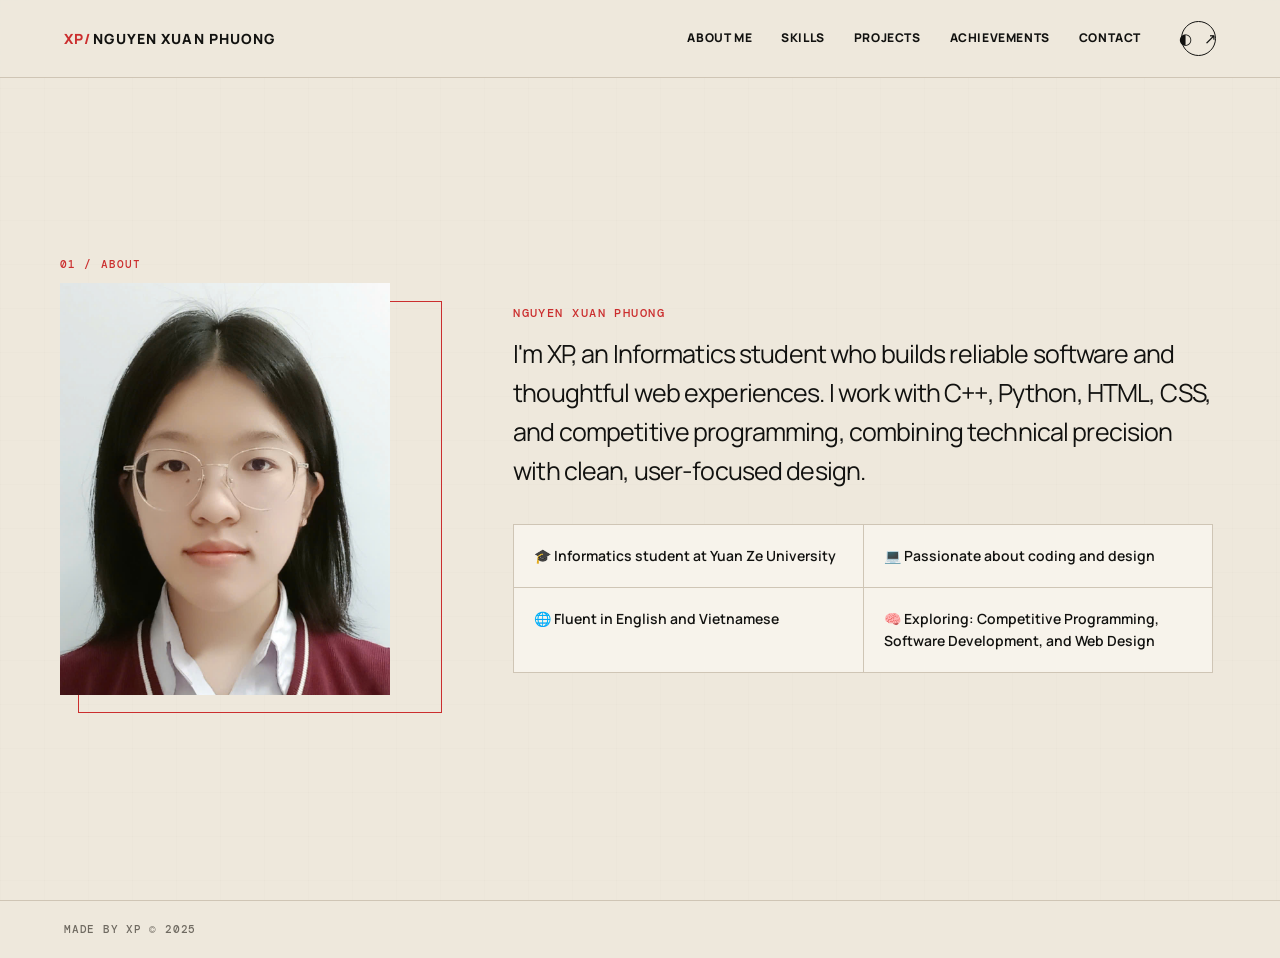
<file: index.html>
<!DOCTYPE html>
<html lang="en">
  <head>
    <meta charset="UTF-8" />
    <meta name="viewport" content="width=device-width, initial-scale=1.0" />
    <title>XP's Portfolio - About Me</title>
    <link rel="stylesheet" href="css/style.css" />
  </head>
  <body class="light-mode">
    <header>
      <h1>Nguyen Xuan Phuong</h1>
      <nav>
        <ul>
          <li><a href="index.html">About Me</a></li>
          <li><a href="skills.html">Skills</a></li>
          <li><a href="projects.html">Projects</a></li>
          <li><a href="achievements.html">Achievements</a></li>
          <li><a href="contact.html">Contact</a></li>
        </ul>
      </nav>
      <button id="toggle-theme" class="btn">🌙</button>
    </header>

    <!-- About Me / Summary -->
    <section id="about">
      <div class="about-container">
        <div class="about-image">
          <img src="images/photo.jpg" alt="XP" />
        </div>
        <div class="about-text">
          <p>
            I'm XP, an Informatics student who builds reliable software and
            thoughtful web experiences. I work with C++, Python, HTML, CSS,
            and competitive programming, combining technical precision with
            clean, user-focused design.
          </p>
          <div class="fun-facts">
            <div class="fact">
              🎓 Informatics student at Yuan Ze University
            </div>
            <div class="fact">💻 Passionate about coding and design</div>
            <div class="fact">🌐 Fluent in English and Vietnamese</div>
            <div class="fact">
              🧠 Exploring: Competitive Programming, Software Development, and
              Web Design
            </div>
          </div>
        </div>
      </div>
    </section>

    <footer>
      <p>Made by XP © 2025</p>
    </footer>

    <canvas id="particles"></canvas>
    <script src="js/main.js"></script>
  </body>
</html>
</file>
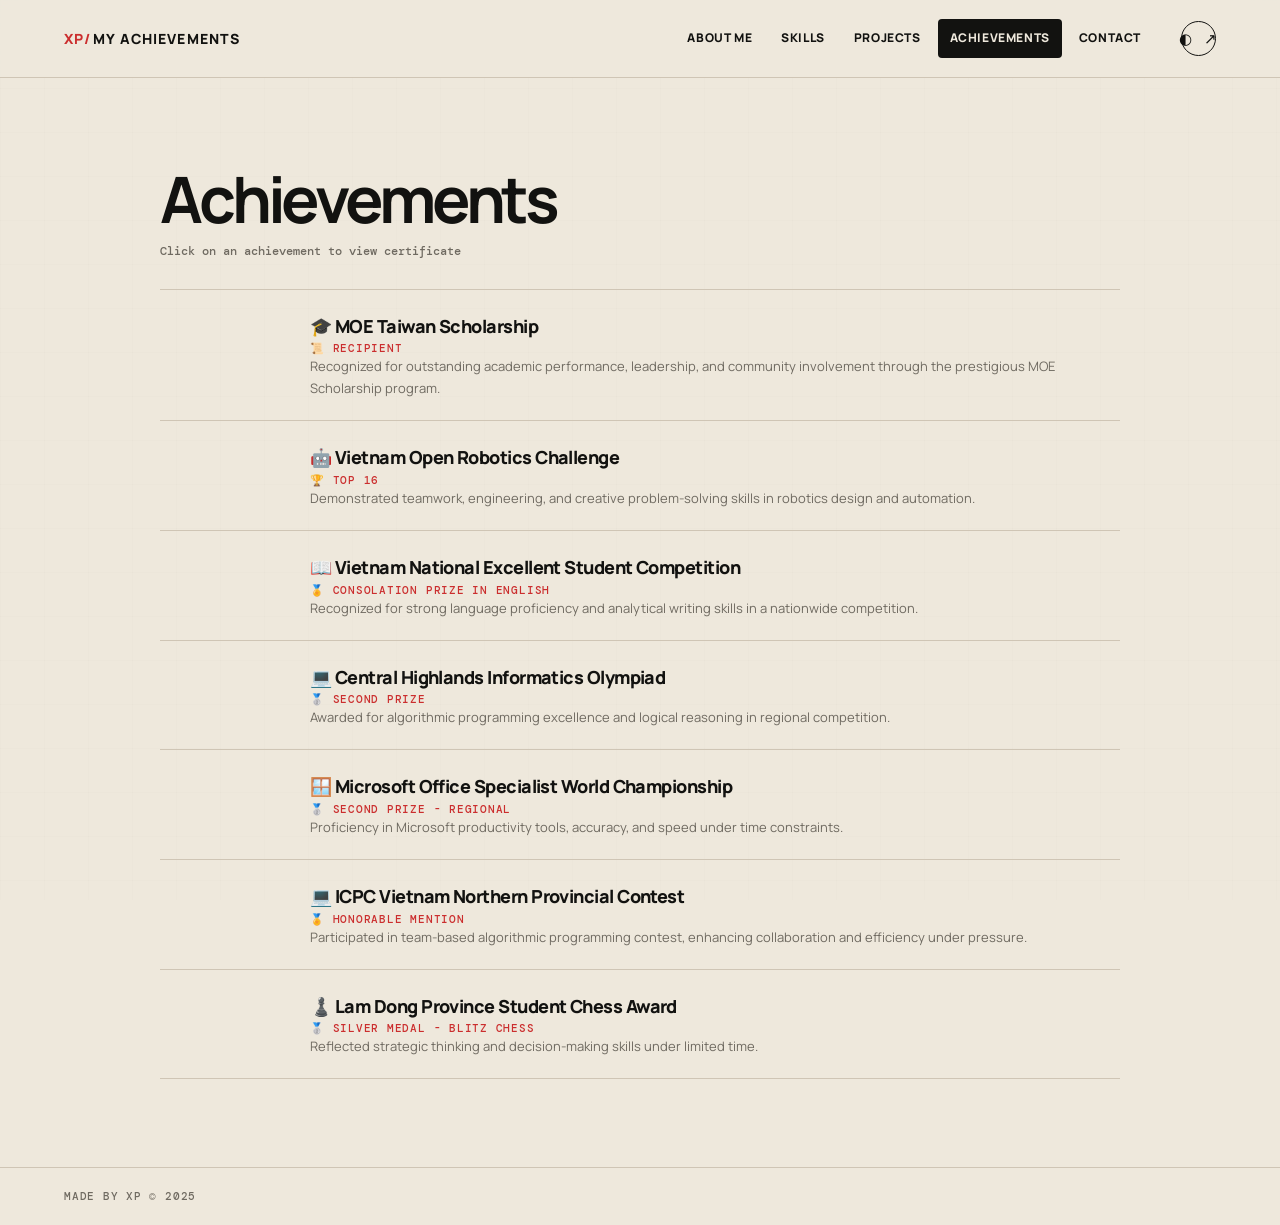
<file: achievements.html>
<!DOCTYPE html>
<html lang="en">
  <head>
    <meta charset="UTF-8" />
    <meta name="viewport" content="width=device-width, initial-scale=1.0" />
    <title>XP's Portfolio - Achievements</title>
    <link rel="stylesheet" href="css/style.css" />
  </head>
  <body>
    <header>
      <h1>My Achievements</h1>
      <nav>
        <ul>
          <li><a href="index.html">About Me</a></li>
          <li><a href="skills.html">Skills</a></li>
          <li><a href="projects.html">Projects</a></li>
          <li><a href="achievements.html" class="active">Achievements</a></li>
          <li><a href="contact.html">Contact</a></li>
        </ul>
      </nav>
      <button id="toggle-theme" class="btn">🌙</button>
    </header>

    <section id="achievements">
  <h2>Achievements</h2>
  <div class="achievement-note">Click on an achievement to view certificate</div>

  <div class="achievements-container">
    <div class="achievement-card" data-certificate="images/moe-cert.jpg">
      <div class="achievement-prize">🎓 MOE Taiwan Scholarship</div>
      <div class="achievement-title">📜 Recipient</div>
      <div class="achievement-info">
        Recognized for outstanding academic performance, leadership, and community involvement through the prestigious MOE Scholarship program.
      </div>
    </div>

    <div class="achievement-card" data-certificate="images/robotics-cert.jpg">
      <div class="achievement-prize">🤖 Vietnam Open Robotics Challenge</div>
      <div class="achievement-title">🏆 Top 16</div>
      <div class="achievement-info">
        Demonstrated teamwork, engineering, and creative problem-solving skills in robotics design and automation.
      </div>
    </div>

    <div class="achievement-card" data-certificate="images/english-cert.jpg">
      <div class="achievement-prize">📖 Vietnam National Excellent Student Competition</div>
      <div class="achievement-title">🏅 Consolation Prize in English</div>
      <div class="achievement-info">
        Recognized for strong language proficiency and analytical writing skills in a nationwide competition.
      </div>
    </div>

    <div class="achievement-card" data-certificate="images/informatics-cert.jpg">
      <div class="achievement-prize">💻 Central Highlands Informatics Olympiad</div>
      <div class="achievement-title">🥈 Second Prize</div>
      <div class="achievement-info">
        Awarded for algorithmic programming excellence and logical reasoning in regional competition.
      </div>
    </div>

    <div class="achievement-card" data-certificate="images/mos-cert.jpg">
      <div class="achievement-prize">🪟 Microsoft Office Specialist World Championship</div>
      <div class="achievement-title">🥈 Second Prize - Regional</div>
      <div class="achievement-info">
        Proficiency in Microsoft productivity tools, accuracy, and speed under time constraints.
      </div>
    </div>

    <div class="achievement-card" data-certificate="images/icpc-cert.jpg">
      <div class="achievement-prize">💻 ICPC Vietnam Northern Provincial Contest</div>
      <div class="achievement-title">🏅 Honorable Mention</div>
      <div class="achievement-info">
        Participated in team-based algorithmic programming contest, enhancing collaboration and efficiency under pressure.
      </div>
    </div>

    <div class="achievement-card" data-certificate="images/chess-cert.jpg">
      <div class="achievement-prize">♟️ Lam Dong Province Student Chess Award</div>
      <div class="achievement-title">🥈 Silver Medal - Blitz Chess</div>
      <div class="achievement-info">
        Reflected strategic thinking and decision-making skills under limited time.
      </div>
    </div>
  </div>
</section>

    <!-- Certificate Modal -->
    <div id="certificate-modal" class="modal">
      <span class="close">&times;</span>
      <img class="modal-content" id="certificate-image" />
    </div>

    <footer>
      <p>Made by XP © 2025</p>
    </footer>

    <canvas id="particles"></canvas>
    <script src="js/main.js"></script>
  </body>
</html>
</file>
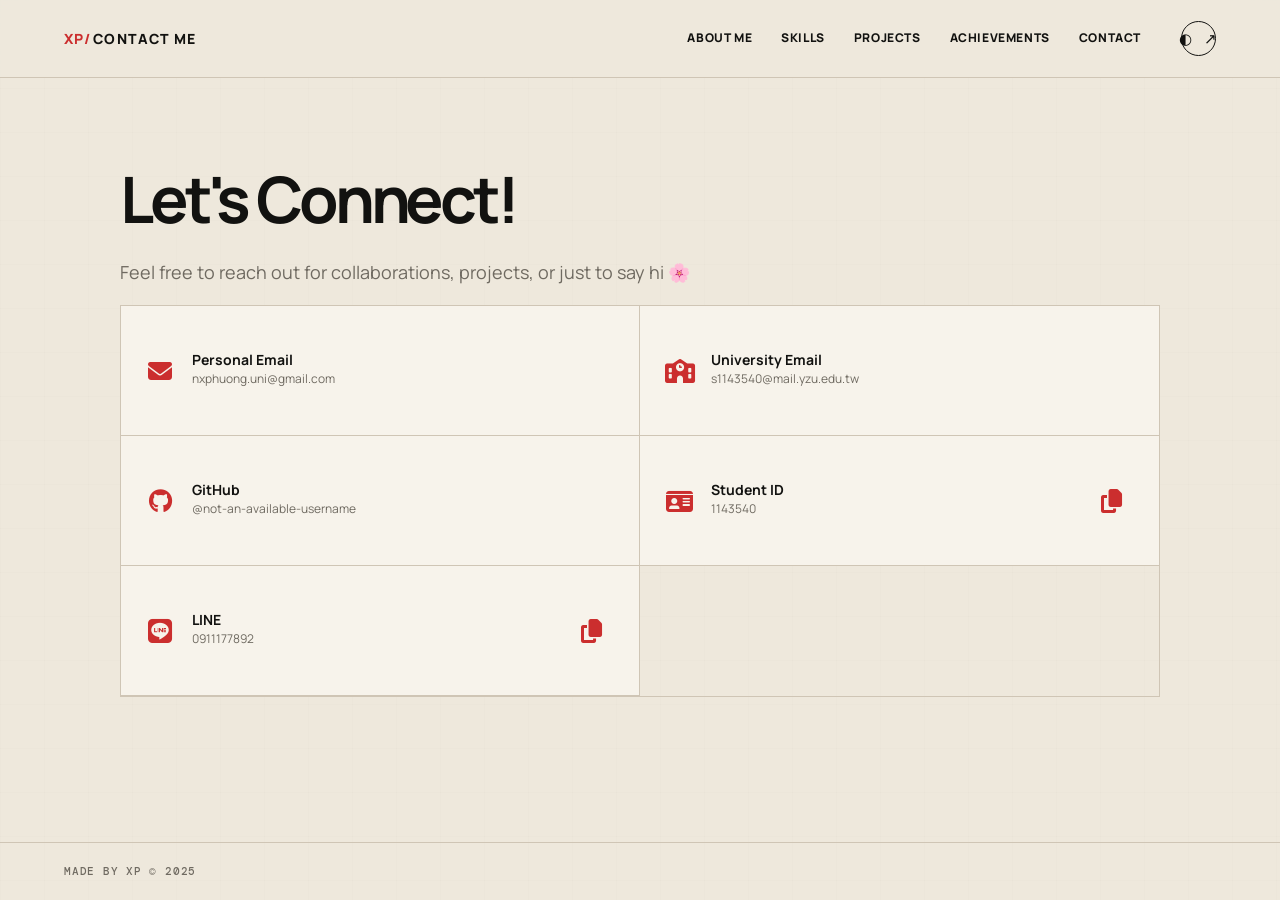
<file: contact.html>
<!DOCTYPE html>
<html lang="en">
  <head>
    <meta charset="UTF-8" />
    <meta name="viewport" content="width=device-width, initial-scale=1.0" />
    <title>XP's Portfolio - Contact</title>
    <link
      rel="stylesheet"
      href="https://cdnjs.cloudflare.com/ajax/libs/font-awesome/6.5.0/css/all.min.css"
    />
    <link rel="stylesheet" href="css/style.css" />
  </head>
  <body class="light-mode">
    <header>
      <h1>Contact Me</h1>
      <nav>
        <ul>
          <li><a href="index.html">About Me</a></li>
          <li><a href="skills.html">Skills</a></li>
          <li><a href="projects.html">Projects</a></li>
          <li><a href="achievements.html">Achievements</a></li>
          <li><a href="contact.html">Contact</a></li>
        </ul>
      </nav>
      <button id="toggle-theme" class="btn">🌙</button>
    </header>

    <section id="contact">
      <h2>Let's Connect!</h2>
      <p class="contact-intro">
        Feel free to reach out for collaborations, projects, or just to say hi
        🌸
      </p>

      <div class="contact-cards">
        <a href="mailto:nxphuong.uni@gmail.com" class="contact-card">
          <i class="fas fa-envelope"></i>
          <div class="contact-info">
            <h3>Personal Email</h3>
            <p>nxphuong.uni@gmail.com</p>
          </div>
        </a>

        <a href="mailto:s1143540@mail.yzu.edu.tw" class="contact-card">
          <i class="fas fa-school"></i>
          <div class="contact-info">
            <h3>University Email</h3>
            <p>s1143540@mail.yzu.edu.tw</p>
          </div>
        </a>

        <a
          href="https://github.com/not-an-available-username"
          target="_blank"
          class="contact-card"
        >
          <i class="fab fa-github"></i>
          <div class="contact-info">
            <h3>GitHub</h3>
            <p>@not-an-available-username</p>
          </div>
        </a>

        <div class="contact-card">
          <i class="fas fa-id-card"></i>
          <div class="contact-info">
            <h3>Student ID</h3>
            <p id="student-id">1143540</p>
          </div>
          <button
            class="copy-btn"
            data-copy="student-id"
            title="Copy Student ID"
          >
            <i class="fas fa-copy"></i>
          </button>
        </div>

        <div class="contact-card">
          <i class="fab fa-line"></i>
          <div class="contact-info">
            <h3>LINE</h3>
            <p id="line-number">0911177892</p>
          </div>
          <button
            class="copy-btn"
            data-copy="line-number"
            title="Copy LINE Number"
          >
            <i class="fas fa-copy"></i>
          </button>
        </div>
      </div>
    </section>

    <footer>
      <p>Made by XP © 2025</p>
    </footer>

    <canvas id="particles"></canvas>
    <script src="js/main.js"></script>

  </body>
</html>
</file>
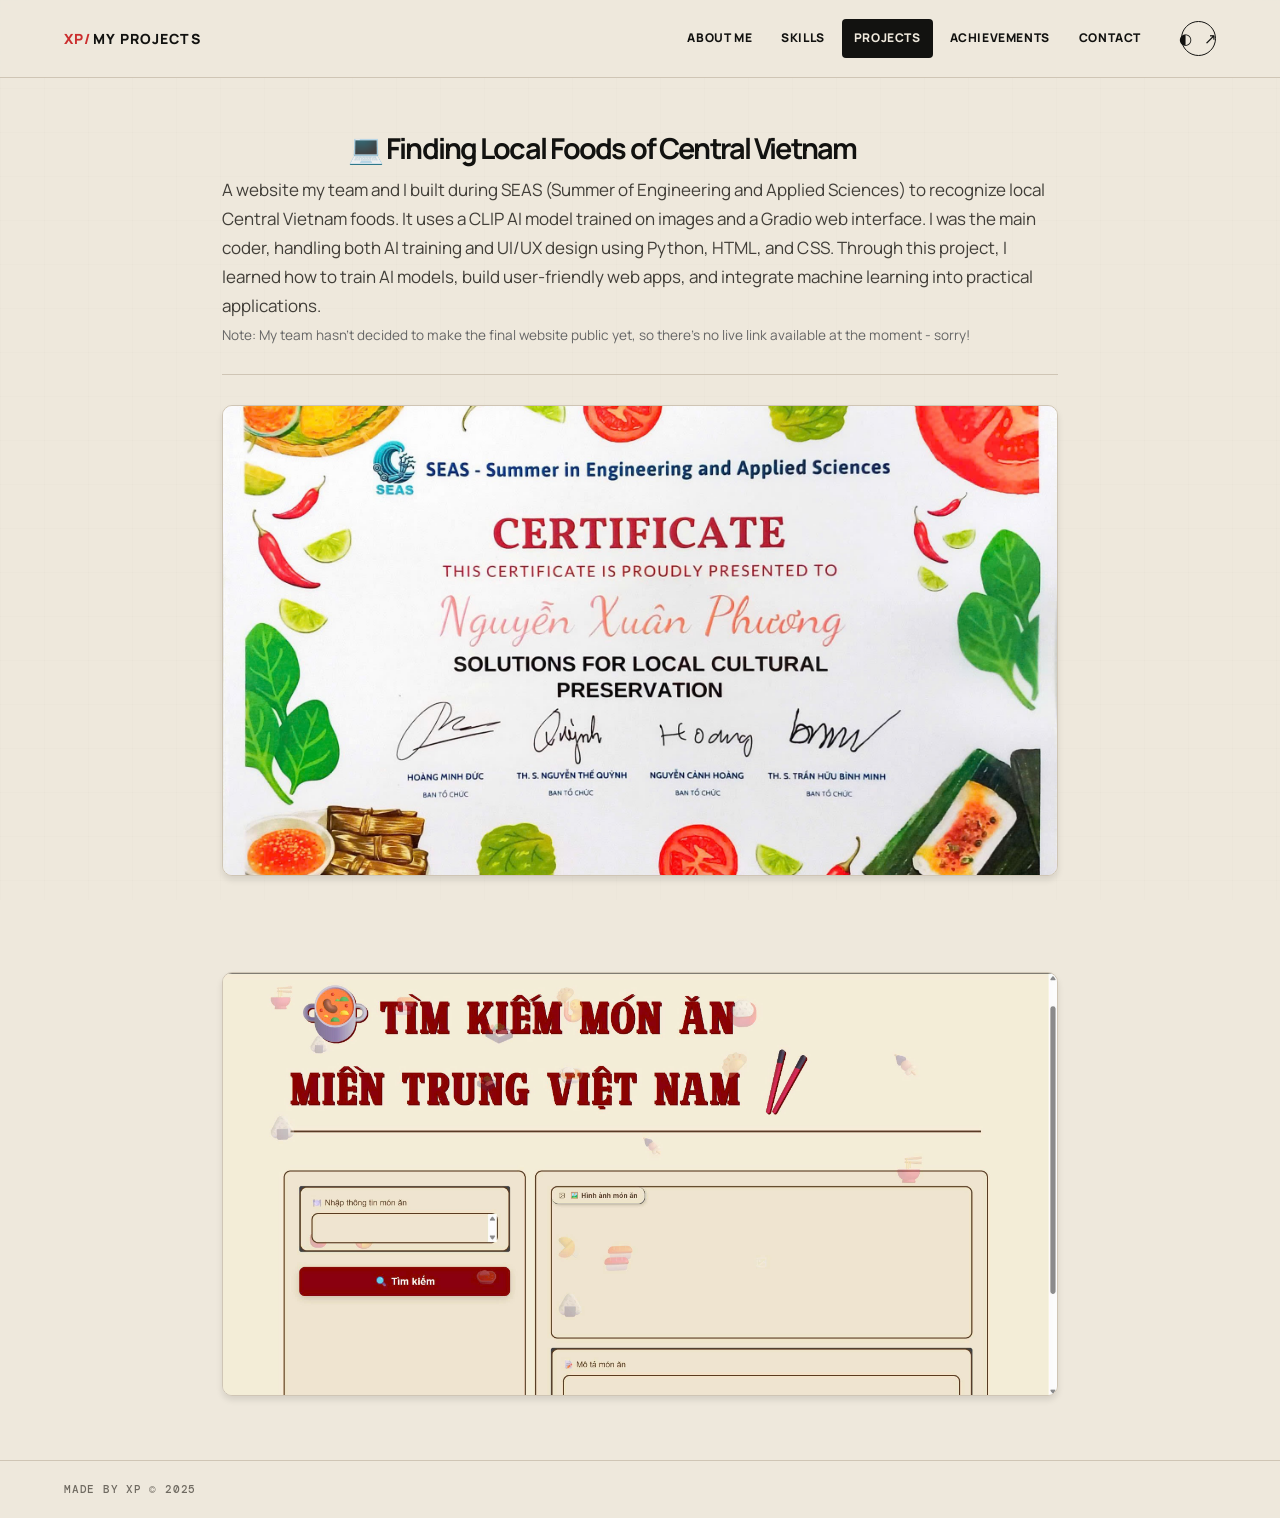
<file: project1.html>
<!DOCTYPE html>
<html lang="en">
  <head>
    <meta charset="UTF-8" />
    <meta name="viewport" content="width=device-width, initial-scale=1.0" />
    <title>XP's Portfolio - Finding Local Foods of Central Vietnam</title>
    <link rel="stylesheet" href="css/style.css" />
    <style>
      .project-container h2 {
        text-align: center; /* centers the title */
        margin: -0.5rem 0; /* reduces top and bottom spacing */
        font-size: 1.8rem; /* optional: adjust size if needed */
      }

      body.dark-mode h2 {
        color: #f0e6ff;
      }

      /* Project-specific styling */
      .project-container {
        max-width: 900px;
        margin: 2rem auto;
        padding: 2rem;
      }

      .project-images {
        display: flex;
        flex-wrap: wrap;
        gap: 6rem;
      }

      .project-images img {
        flex: 1 1 45%; /* each image takes ~45% of the row, adjusts for screen */
        max-width: 400px;
        aspect-ratio: 16 / 9; /* forces same ratio for all images */
        object-fit: cover; /* crops or scales image to fit nicely */
        border-radius: 10px;
        transition: transform 0.5s ease, box-shadow 0.5s ease;
        cursor: pointer;
        box-shadow: 0 4px 6px rgba(0, 0, 0, 0.1);
      }

      /* Certificate image stays full width */
      .project-images img:last-child {
        flex: 1 1 100%;
        aspect-ratio: auto;
        object-fit: contain;
      }

      .project-images img:hover {
        transform: scale(2); /* zoom in slightly */
        box-shadow: 0 8px 15px rgba(0, 0, 0, 0.2); /* bigger shadow on hover */
      }

      @media (max-width: 600px) {
        .project-images img {
          flex: 1 1 100%; /* stack images on small screens */
        }
      }
    </style>
  </head>
  <body class="light-mode">
    <header>
      <h1>My Projects</h1>
      <nav>
        <ul>
          <li><a href="index.html">About Me</a></li>
          <li><a href="skills.html">Skills</a></li>
          <li><a href="projects.html" class="active">Projects</a></li>
          <li><a href="achievements.html">Achievements</a></li>
          <li><a href="contact.html">Contact</a></li>
        </ul>
      </nav>
      <button id="toggle-theme" class="btn">🌙</button>
    </header>

    <section class="project-container">
      <h2>💻 Finding Local Foods of Central Vietnam</h2>
      <p>
        A website my team and I built during SEAS (Summer of Engineering and
        Applied Sciences) to recognize local Central Vietnam foods. It uses a
        CLIP AI model trained on images and a Gradio web interface. I was
        the main coder, handling both AI training and UI/UX design using Python,
        HTML, and CSS. Through this project, I learned how to train AI models,
        build user-friendly web apps, and integrate machine learning into
        practical applications.<br /><span style="font-size: 0.8em; color: #666"
          >Note: My team hasn't decided to make the final website public yet, so
          there's no live link available at the moment - sorry!</span
        >
      </p>

      <div class="project-images">
        <img
          src="images/project-1-cert.jpg"
          alt="Project Webpage Screenshot 1"
        />
        <img
          src="images/project-1-web.jpg"
          alt="Project Webpage Screenshot 2"
        />
      </div>
    </section>

    <footer>
      <p>Made by XP © 2025</p>
    </footer>

    <canvas id="particles"></canvas>
    <script src="js/main.js"></script>
  </body>
</html>
</file>
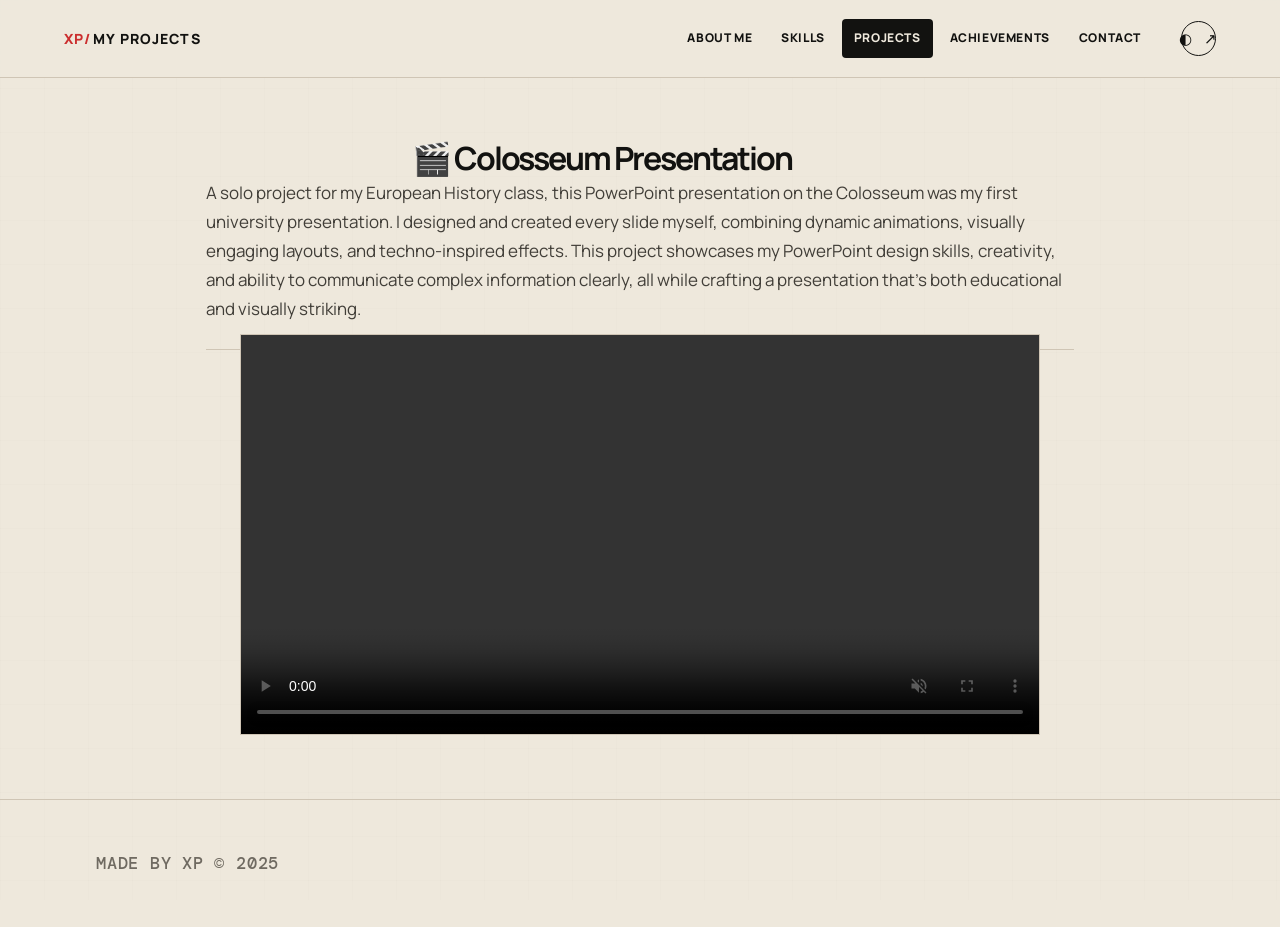
<file: project2.html>
<!DOCTYPE html>
<html lang="en">
  <head>
    <meta charset="UTF-8" />
    <meta name="viewport" content="width=device-width, initial-scale=1.0" />
    <title>XP's Portfolio - Project 2: Colosseum Presentation</title>
    <link rel="stylesheet" href="css/style.css" />
    <style>
      .project-container {
        max-width: 900px;
        margin: 2rem auto;
        padding: 1rem;
      }

      .project-container h2 {
        text-align: center;
        margin: 1rem 1rem;
        font-size: 2rem;
      }

      body.dark-mode h2 {
        color: #f0e6ff;
      }

      video {
        display: block;
        margin: 1rem auto;
        width: 100%;
        max-width: 800px;
        border-radius: 10px;
        box-shadow: 0 4px 6px rgba(0, 0, 0, 0.1);
      }

      p {
        text-align: justified;
        font-size: 1.05rem;
        padding: 2rem;
        margin: -2rem auto;
      }
    </style>
  </head>
  <body class="light-mode">
    <header>
      <h1>My Projects</h1>
      <nav>
        <ul>
          <li><a href="index.html">About Me</a></li>
          <li><a href="skills.html">Skills</a></li>
          <li><a href="projects.html" class="active">Projects</a></li>
          <li><a href="achievements.html">Achievements</a></li>
          <li><a href="contact.html">Contact</a></li>
        </ul>
      </nav>
      <button id="toggle-theme" class="btn">🌙</button>
    </header>

    <section class="project-container">
      <h2>🎬 Colosseum Presentation</h2>
      <p>
        A solo project for my European History class, this PowerPoint
        presentation on the Colosseum was my first university presentation. I
        designed and created every slide myself, combining dynamic animations,
        visually engaging layouts, and techno-inspired effects. This project
        showcases my PowerPoint design skills, creativity, and ability to
        communicate complex information clearly, all while crafting a
        presentation that's both educational and visually striking.
      </p>

      <video controls autoplay loop muted>
        <source src="images/project-2-colosseum.mp4" type="video/mp4" />
        Your browser does not support the video tag.
      </video>
    </section>

    <footer>
      <p>Made by XP © 2025</p>
    </footer>

    <canvas id="particles"></canvas>
    <script src="js/main.js"></script>
  </body>
</html>
</file>
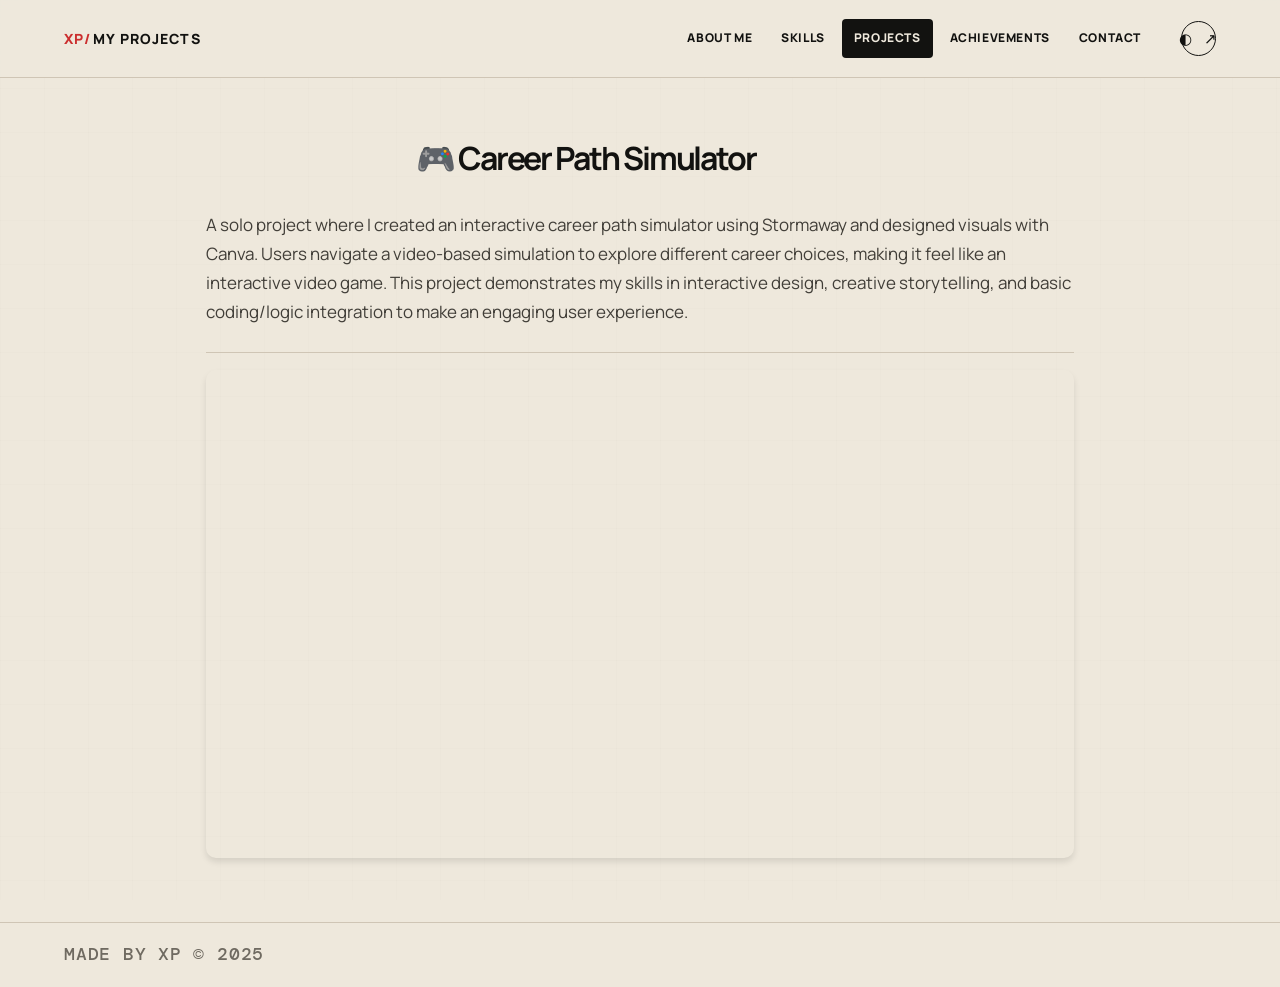
<file: project3.html>
<!DOCTYPE html>
<html lang="en">
  <head>
    <meta charset="UTF-8" />
    <meta name="viewport" content="width=device-width, initial-scale=1.0" />
    <title>XP's Portfolio - Project 3: Career Path Simulator</title>
    <link rel="stylesheet" href="css/style.css" />
    <style>
      .project-container {
        max-width: 900px;
        margin: 2rem auto;
        padding: 1rem;
      }

      .project-container h2 {
        text-align: center;
        margin: 1rem 0;
        font-size: 2rem;
      }

      .iframe-wrapper {
        position: relative;
        width: 100%;
        padding-bottom: 56.25%; /* 16:9 aspect ratio */
        margin: 1rem 0;
      }

      .iframe-wrapper iframe {
        position: absolute;
        top: 0;
        left: 0;
        width: 100%;
        height: 100%;
        border: none;
        border-radius: 10px;
        box-shadow: 0 4px 6px rgba(0, 0, 0, 0.1);
      }

      p {
        font-size: 1.1rem;
        text-align: justified;
      }

      /* Optional dark mode for h2 */
      body.dark-mode h2 {
        color: #f0f0f0;
      }
    </style>
  </head>
  <body class="light-mode">
    <header>
      <h1>My Projects</h1>
      <nav>
        <ul>
          <li><a href="index.html">About Me</a></li>
          <li><a href="skills.html">Skills</a></li>
          <li><a href="projects.html" class="active">Projects</a></li>
          <li><a href="achievements.html">Achievements</a></li>
          <li><a href="contact.html">Contact</a></li>
        </ul>
      </nav>
      <button id="toggle-theme" class="btn">🌙</button>
    </header>

    <section class="project-container">
      <h2>🎮 Career Path Simulator</h2>
      <p>
        A solo project where I created an interactive career path simulator
        using Stormaway and designed visuals with Canva. Users navigate a
        video-based simulation to explore different career choices, making it
        feel like an interactive video game. This project demonstrates my skills
        in interactive design, creative storytelling, and basic coding/logic
        integration to make an engaging user experience.
      </p>

      <div class="iframe-wrapper">
        <iframe
          src="https://player.stornaway.io/watch/b578e9a5"
          allowfullscreen
        ></iframe>
      </div>
    </section>

    <footer>
      <p>Made by XP © 2025</p>
    </footer>

    <canvas id="particles"></canvas>
    <script src="js/main.js"></script>
  </body>
</html>
</file>
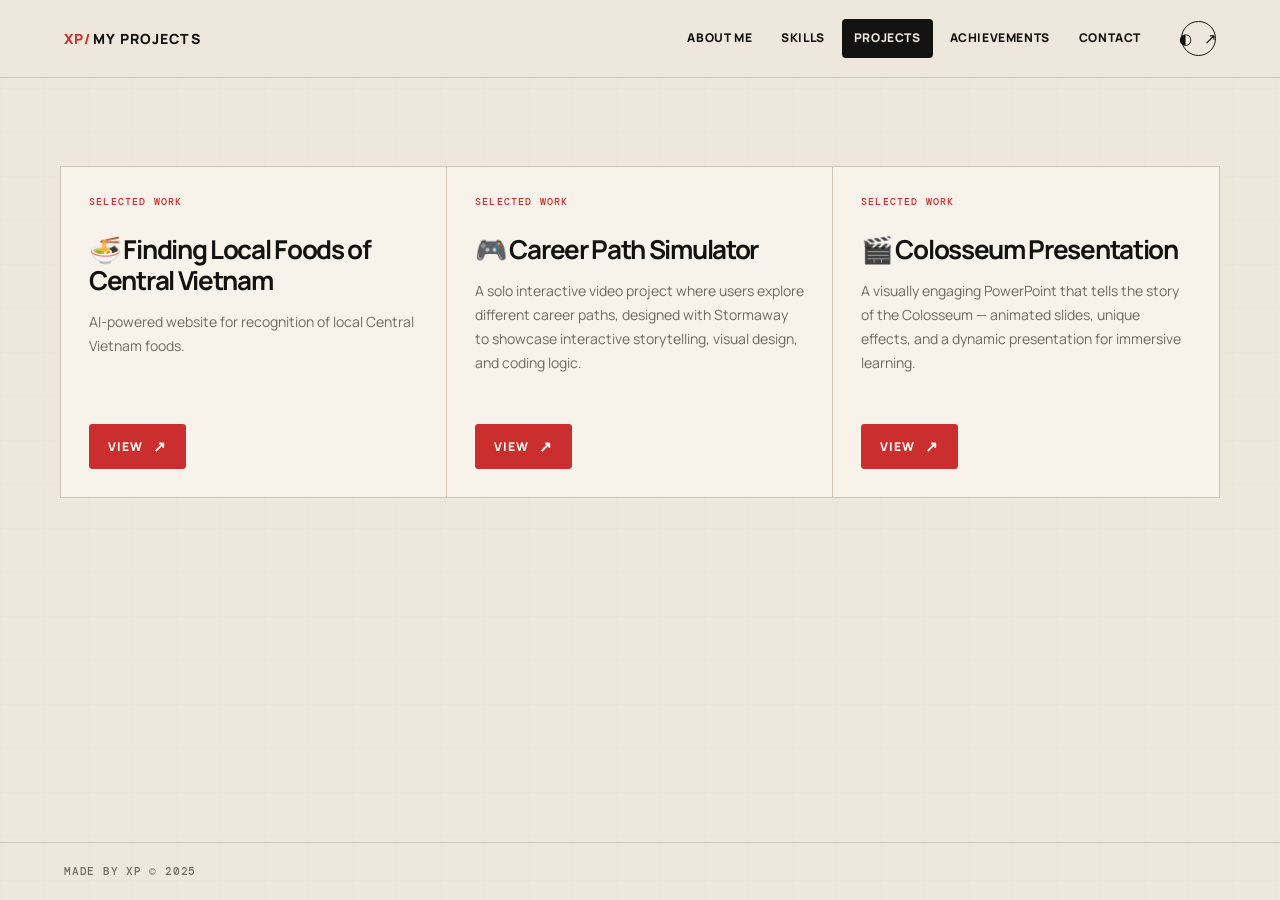
<file: projects.html>
<!DOCTYPE html>
<html lang="en">
  <head>
    <meta charset="UTF-8" />
    <meta name="viewport" content="width=device-width, initial-scale=1.0" />
    <title>XP's Portfolio - Projects</title>
    <link rel="stylesheet" href="css/style.css" />
  </head>
  <body class="light-mode">
    <header>
      <h1>My Projects</h1>
      <nav>
        <ul>
          <li><a href="index.html">About Me</a></li>
          <li><a href="skills.html">Skills</a></li>
          <li><a href="projects.html" class="active">Projects</a></li>
          <li><a href="achievements.html">Achievements</a></li>
          <li><a href="contact.html">Contact</a></li>
        </ul>
      </nav>
      <button id="toggle-theme" class="btn">🌙</button>
    </header>

    <section id="projects-section">
      <div class="project-card">
        <!-- Project 1 -->
        <div class="project">
          <h3>🍜 Finding Local Foods of Central Vietnam</h3>
          <p>
            AI-powered website for recognition of local Central Vietnam foods.
          </p>
          <a href="project1.html" class="btn">View</a>
        </div>

        <!-- Project 3 -->
        <div class="project">
          <h3>🎮 Career Path Simulator</h3>
          <p>
            A solo interactive video project where users explore different
            career paths, designed with Stormaway to showcase
            interactive storytelling, visual design, and coding logic.
          </p>
          <a href="project3.html" class="btn">View</a>
        </div>

        <!-- Project 2 -->
        <div class="project">
          <h3>🎬 Colosseum Presentation</h3>
          <p>
            A visually engaging PowerPoint that tells the story of the Colosseum
            — animated slides, unique effects, and a dynamic presentation for
            immersive learning.
          </p>
          <a href="project2.html" class="btn">View</a>
        </div>

      </div>
    </section>

    <footer>
      <p>Made by XP © 2025</p>
    </footer>

    <canvas id="particles"></canvas>
    <script src="js/main.js"></script>
  </body>
</html>
</file>
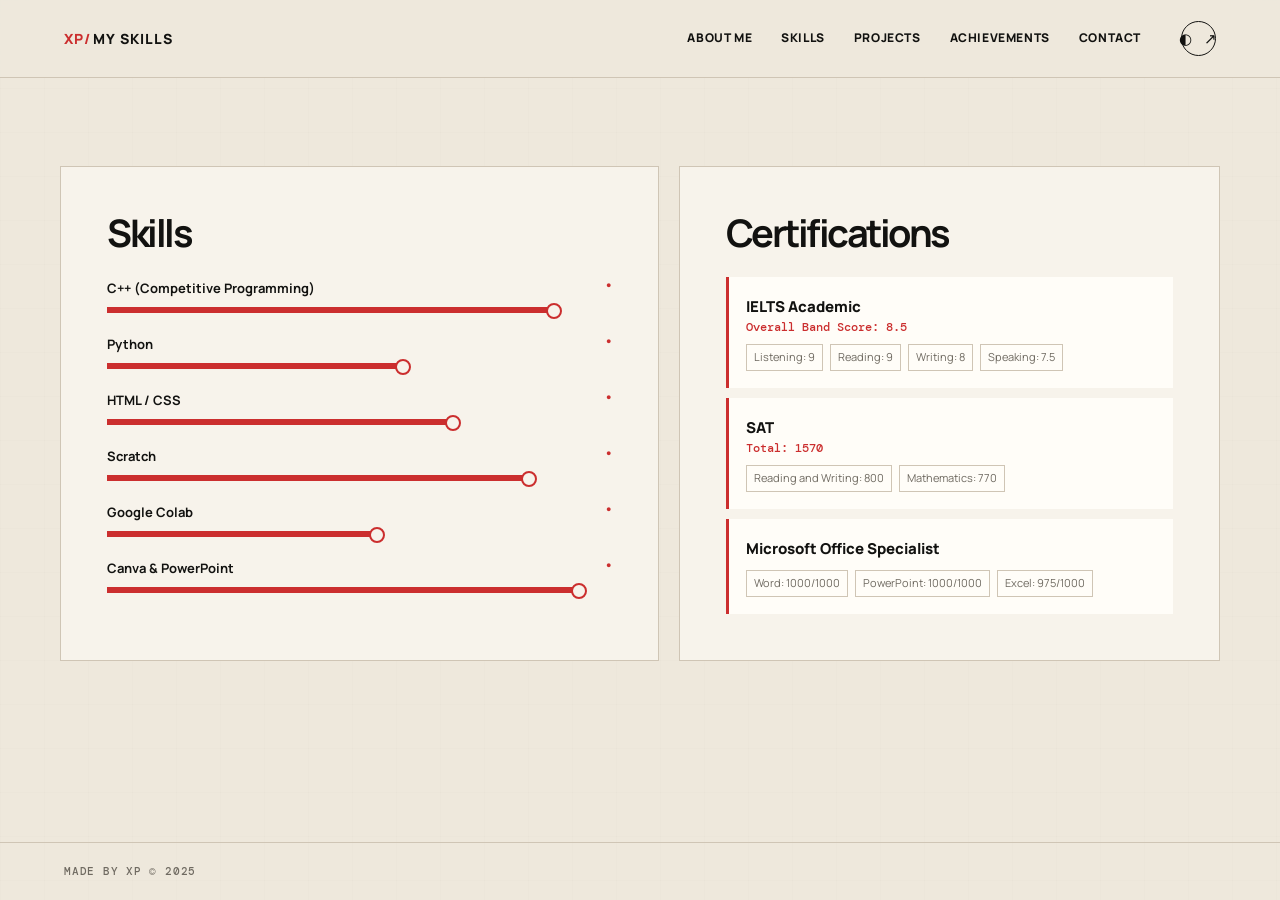
<file: skills.html>
<!DOCTYPE html>
<html lang="en">
  <head>
    <meta charset="UTF-8" />
    <meta name="viewport" content="width=device-width, initial-scale=1.0" />
    <title>XP's Portfolio - Skills</title>
    <link rel="stylesheet" href="css/style.css" />
  </head>
  <body class="light-mode">
    <header>
      <h1>My Skills</h1>
      <nav>
        <ul>
          <li><a href="index.html">About Me</a></li>
          <li><a href="skills.html">Skills</a></li>
          <li><a href="projects.html">Projects</a></li>
          <li><a href="achievements.html">Achievements</a></li>
          <li><a href="contact.html">Contact</a></li>
        </ul>
      </nav>
      <button id="toggle-theme" class="btn">🌙</button>
    </header>

    <!-- Skills & Certifications Section -->
    <section id="skills-section">
      <div class="skills-container">
        <!-- Skills Column -->
        <div class="skills-column skills-card">
          <h2>Skills</h2>
          <div class="skill">
            <span>C++ (Competitive Programming)</span>
            <div class="skill-bar" style="width: 90%"></div>
          </div>
          <div class="skill">
            <span>Python</span>
            <div class="skill-bar" style="width: 60%"></div>
          </div>
          <div class="skill">
            <span>HTML / CSS</span>
            <div class="skill-bar" style="width: 70%"></div>
          </div>
          <div class="skill">
            <span>Scratch</span>
            <div class="skill-bar" style="width: 85%"></div>
          </div>
          <div class="skill">
            <span>Google Colab</span>
            <div class="skill-bar" style="width: 55%"></div>
          </div>
          <div class="skill">
            <span>Canva & PowerPoint</span>
            <div class="skill-bar" style="width: 95%"></div>
          </div>
        </div>

        <!-- Certifications Column -->
        <div class="certifications-column skills-card">
          <h2>Certifications</h2>
          <div class="certification-list">
            <div class="cert-item">
              <span class="cert-title">IELTS Academic</span>
              <span class="cert-detail">Overall Band Score: 8.5</span>
              <div class="cert-sub">
                <span class="cert-tag">Listening: 9</span>
                <span class="cert-tag">Reading: 9</span>
                <span class="cert-tag">Writing: 8</span>
                <span class="cert-tag">Speaking: 7.5</span>
              </div>
            </div>
            <div class="cert-item">
              <span class="cert-title">SAT</span>
              <span class="cert-detail">Total: 1570</span>
              <div class="cert-sub">
                <span class="cert-tag">Reading and Writing: 800</span>
                <span class="cert-tag">Mathematics: 770</span>
              </div>
            </div>
            <div class="cert-item">
              <span class="cert-title">Microsoft Office Specialist</span>
              <div class="cert-sub">
                <span class="cert-tag">Word: 1000/1000</span>
                <span class="cert-tag">PowerPoint: 1000/1000</span>
                <span class="cert-tag">Excel: 975/1000</span>
              </div>
            </div>
          </div>
        </div>
      </div>
    </section>

    <footer>
      <p>Made by XP © 2025</p>
    </footer>

    <canvas id="particles"></canvas>
    <script src="js/main.js"></script>
  </body>
</html>
</file>
<file: css/style.css>
@import url("https://fonts.googleapis.com/css2?family=DM+Mono:wght@400;500&family=Manrope:wght@400;500;600;700;800&display=swap");

:root { --ink:#121210; --paper:#eee8dc; --card:#f7f3eb; --line:#cfc5b5; --muted:#6f6a61; --red:#cb2e2e; --red-dark:#9e1d1d; --white:#fffdf8; }
* { box-sizing:border-box; }
html { scroll-behavior:smooth; }
body { margin:0; min-height:100vh; background:var(--paper); color:var(--ink); font:400 15px/1.7 Manrope, sans-serif; display:flex; flex-direction:column; }
body::before { content:""; position:fixed; inset:0; pointer-events:none; opacity:.32; background-image:linear-gradient(rgba(18,18,16,.035) 1px, transparent 1px),linear-gradient(90deg,rgba(18,18,16,.035) 1px,transparent 1px); background-size:44px 44px; z-index:-1; }
header { min-height:78px; padding:0 clamp(20px,5vw,72px); display:flex; align-items:center; gap:28px; position:sticky; top:0; z-index:20; background:rgba(238,232,220,.9); border-bottom:1px solid var(--line); backdrop-filter:blur(16px); }
header h1 { margin:0; font-size:14px; line-height:1; letter-spacing:.08em; text-transform:uppercase; font-weight:800; white-space:nowrap; }
header h1::before { content:"XP/"; color:var(--red); margin-right:2px; }
nav { margin-left:auto; } nav ul { padding:0; margin:0; display:flex; align-items:center; list-style:none; gap:5px; }
nav a { color:var(--ink); text-decoration:none; display:inline-block; padding:9px 12px; font-size:12px; font-weight:800; letter-spacing:.05em; text-transform:uppercase; border-radius:4px; transition:background .2s,color .2s; }
nav a:hover,nav a.active { background:var(--ink); color:var(--paper); }
#toggle-theme { width:35px; height:35px; flex:0 0 35px; padding:0; border:1px solid var(--ink); border-radius:50%; background:transparent; color:var(--ink); font:inherit; cursor:pointer; transition:transform .2s,background .2s,color .2s; }
#toggle-theme:hover { transform:rotate(20deg); background:var(--red); border-color:var(--red); color:#fff; }
section { width:min(1160px,calc(100% - 40px)); margin:clamp(36px,7vw,88px) auto; }
h2,h3,p { margin-top:0; } h2 { font-size:clamp(34px,5vw,68px); line-height:1.04; letter-spacing:-.065em; margin-bottom:24px; } h3 { line-height:1.2; }
.btn,button { font:800 12px/1 Manrope,sans-serif; letter-spacing:.08em; text-transform:uppercase; cursor:pointer; }
.btn { display:inline-flex; align-items:center; justify-content:center; padding:14px 18px; text-decoration:none; color:var(--white); background:var(--red); border:1px solid var(--red); border-radius:3px; transition:transform .2s,background .2s,border-color .2s; }
.btn::after { content:"↗"; margin-left:10px; font-size:15px; transition:transform .2s; } .btn:hover { transform:translate(-3px,-3px); background:var(--red-dark); border-color:var(--red-dark); box-shadow:4px 4px 0 var(--ink); }.btn:hover::after { transform:translate(2px,-2px); }
footer { margin-top:auto; padding:23px clamp(20px,5vw,72px); border-top:1px solid var(--line); display:flex; justify-content:space-between; font:500 11px/1 DM Mono,monospace; text-transform:uppercase; letter-spacing:.07em; color:var(--muted); } footer p { margin:0; }
#particles { display:none; }

/* Home */
#about { min-height:calc(100vh - 78px); display:grid; align-items:center; margin-top:0; margin-bottom:0; }
.about-container { display:grid; grid-template-columns:minmax(230px,.72fr) minmax(0,1.4fr); gap:clamp(32px,7vw,105px); align-items:center; }
.about-image { position:relative; }.about-image::before { content:"01 / ABOUT"; position:absolute; top:-26px; left:0; font:500 11px DM Mono,monospace; color:var(--red); letter-spacing:.1em; }.about-image::after { content:""; position:absolute; inset:18px -18px -18px 18px; border:1px solid var(--red); z-index:-1; }
#about img,.about-image img { display:block; width:100%; max-width:330px; aspect-ratio:4/5; object-fit:cover; border-radius:0; border:0; transition:filter .35s,transform .35s; }.about-image:hover img { transform:translate(-6px,-6px); }
.about-text { max-width:700px; }.about-text::before { content:"NGUYEN XUAN PHUONG"; display:block; color:var(--red); font:500 12px DM Mono,monospace; letter-spacing:.12em; margin-bottom:14px; }.about-text p { font-size:clamp(18px,2vw,25px); line-height:1.55; letter-spacing:-.035em; }
.fun-facts { display:grid; grid-template-columns:repeat(2,1fr); gap:1px; margin-top:34px; background:var(--line); border:1px solid var(--line); }.fact { background:var(--card); padding:20px; font-size:14px; line-height:1.55; font-weight:600; transition:background .2s,color .2s; }.fact:hover { background:var(--ink); color:var(--paper); }

/* Projects */
#projects-section { max-width:1160px; }.project-card { display:grid; grid-template-columns:repeat(3,1fr); border:1px solid var(--line); }.project { min-height:330px; padding:28px; background:var(--card); border-right:1px solid var(--line); display:flex; flex-direction:column; transition:background .25s,transform .25s; }.project:last-child { border-right:0; }.project:hover { background:var(--white); transform:translateY(-8px); }.project::before { content:"SELECTED WORK"; color:var(--red); font:500 10px DM Mono,monospace; letter-spacing:.12em; }.project h3 { font-size:26px; letter-spacing:-.05em; margin:26px 0 14px; }.project p { color:var(--muted); font-size:14px; }.project .btn { margin-top:auto; align-self:flex-start; }

/* Skills */
.skills-container { display:grid; grid-template-columns:1.05fr .95fr; gap:20px; }.skills-card { padding:clamp(25px,4vw,46px); border:1px solid var(--line); background:var(--card); }.skills-card h2 { font-size:38px; }.skill { margin:0 0 20px; }.skill span { display:flex; justify-content:space-between; font-weight:700; font-size:13px; }.skill span::after { content:"●"; color:var(--red); font-size:9px; }.skill-bar { height:6px; margin-top:8px; background:var(--red); position:relative; transform-origin:left; animation:grow .9s both; }.skill-bar::after { content:""; position:absolute; right:-1px; top:-4px; width:12px; height:12px; border:2px solid var(--red); background:var(--card); border-radius:50%; } @keyframes grow { from { transform:scaleX(0); } }
.certification-list { display:grid; gap:10px; }.cert-item { padding:17px; border-left:3px solid var(--red); background:var(--white); }.cert-title,.cert-detail { display:block; }.cert-title { font-weight:800; }.cert-detail { color:var(--red); font:500 12px DM Mono,monospace; }.cert-sub { display:flex; flex-wrap:wrap; gap:7px; margin-top:9px; }.cert-tag { padding:3px 7px; border:1px solid var(--line); color:var(--muted); font-size:11px; }

/* Achievements */
#achievements { max-width:960px; }.achievement-note { margin-top:-14px; margin-bottom:30px; color:var(--muted); font:500 12px DM Mono,monospace; }.achievements-container { border-top:1px solid var(--line); }.achievement-card { position:relative; padding:21px 24px 21px 150px; border-bottom:1px solid var(--line); cursor:pointer; transition:background .2s,padding-left .2s; }.achievement-card::before { content:"VIEW ↗"; position:absolute; left:0; top:24px; color:var(--red); font:500 11px DM Mono,monospace; opacity:0; transition:opacity .2s; }.achievement-card:hover { background:var(--card); padding-left:150px; }.achievement-card:hover::before { opacity:1; }.achievement-prize { font-weight:800; font-size:18px; letter-spacing:-.03em; }.achievement-title { color:var(--red); font:500 11px DM Mono,monospace; text-transform:uppercase; letter-spacing:.07em; }.achievement-info { color:var(--muted); font-size:13px; }
.modal { position:fixed; inset:0; z-index:50; padding:40px; background:rgba(18,18,16,.88); display:none; align-items:center; justify-content:center; }.modal-content { max-width:min(100%,1000px); max-height:88vh; object-fit:contain; background:#fff; }.modal .close { position:absolute; top:18px; right:26px; color:#fff; font-size:34px; line-height:1; cursor:pointer; }

/* Contact */
#contact { max-width:1040px; }.contact-intro { max-width:570px; font-size:18px; color:var(--muted); }.contact-cards { display:grid; grid-template-columns:repeat(2,1fr); border:1px solid var(--line); }.contact-card { min-height:130px; padding:25px; display:flex; gap:18px; align-items:center; border-right:1px solid var(--line); border-bottom:1px solid var(--line); color:var(--ink); text-decoration:none; background:var(--card); transition:background .2s,color .2s; }.contact-card:nth-child(even) { border-right:0; }.contact-card:hover { background:var(--ink); color:var(--paper); }.contact-card i { color:var(--red); font-size:24px; width:28px; text-align:center; }.contact-info h3,.contact-info p { margin:0; }.contact-info h3 { font-size:14px; }.contact-info p { color:var(--muted); font-size:12px; }.contact-card:hover .contact-info p { color:#d2cabb; }.copy-btn { border:0; background:none; margin-left:auto; color:var(--red); font-size:16px; padding:8px; }

/* Project detail */
.project-container { max-width:900px; }.project-container h2 { max-width:760px; }.project-container > p { padding:20px 0 25px; border-bottom:1px solid var(--line); font-size:17px; color:#413e38; }.project-images { display:grid; grid-template-columns:1fr 1fr; gap:18px; margin-top:30px; }.project-images img,.project-container video,.iframe-wrapper iframe { width:100%; border:1px solid var(--line); border-radius:0; box-shadow:none; }.project-images img { aspect-ratio:4/3; object-fit:cover; cursor:zoom-in; transition:transform .25s; }.project-images img:last-child { aspect-ratio:auto; }.project-images img:hover { transform:scale(1.02); }.iframe-wrapper { aspect-ratio:16/9; margin-top:28px; }.iframe-wrapper iframe { height:100%; }
.project-images img { max-width:none !important; flex:initial !important; }
body.dark-mode { --ink:#f3eee4; --paper:#171716; --card:#22211e; --white:#2b2925; --line:#4e4a43; --muted:#b8b1a4; --red:#eb4945; --red-dark:#d53733; } body.dark-mode .skill-bar::after { background:var(--card); }
@media (max-width:850px) { header { flex-wrap:wrap; gap:12px; padding-top:17px; padding-bottom:17px; } nav { order:3; width:100%; margin:0; overflow:auto; } nav ul { width:max-content; } #toggle-theme { margin-left:auto; } .about-container,.skills-container { grid-template-columns:1fr; }.about-image { max-width:280px; }.project-card { grid-template-columns:1fr; }.project { min-height:230px; border-right:0; border-bottom:1px solid var(--line); }.project:last-child { border-bottom:0; }.contact-cards { grid-template-columns:1fr; }.contact-card,.contact-card:nth-child(even) { border-right:0; }.achievement-card { padding-left:0; }.achievement-card:hover { padding-left:0; }.achievement-card::before { display:none; } }
@media (max-width:520px) { section { width:calc(100% - 28px); }.fun-facts,.project-images { grid-template-columns:1fr; } h2 { font-size:38px; } .about-text p { font-size:18px; } footer { font-size:9px; } }
</file>
